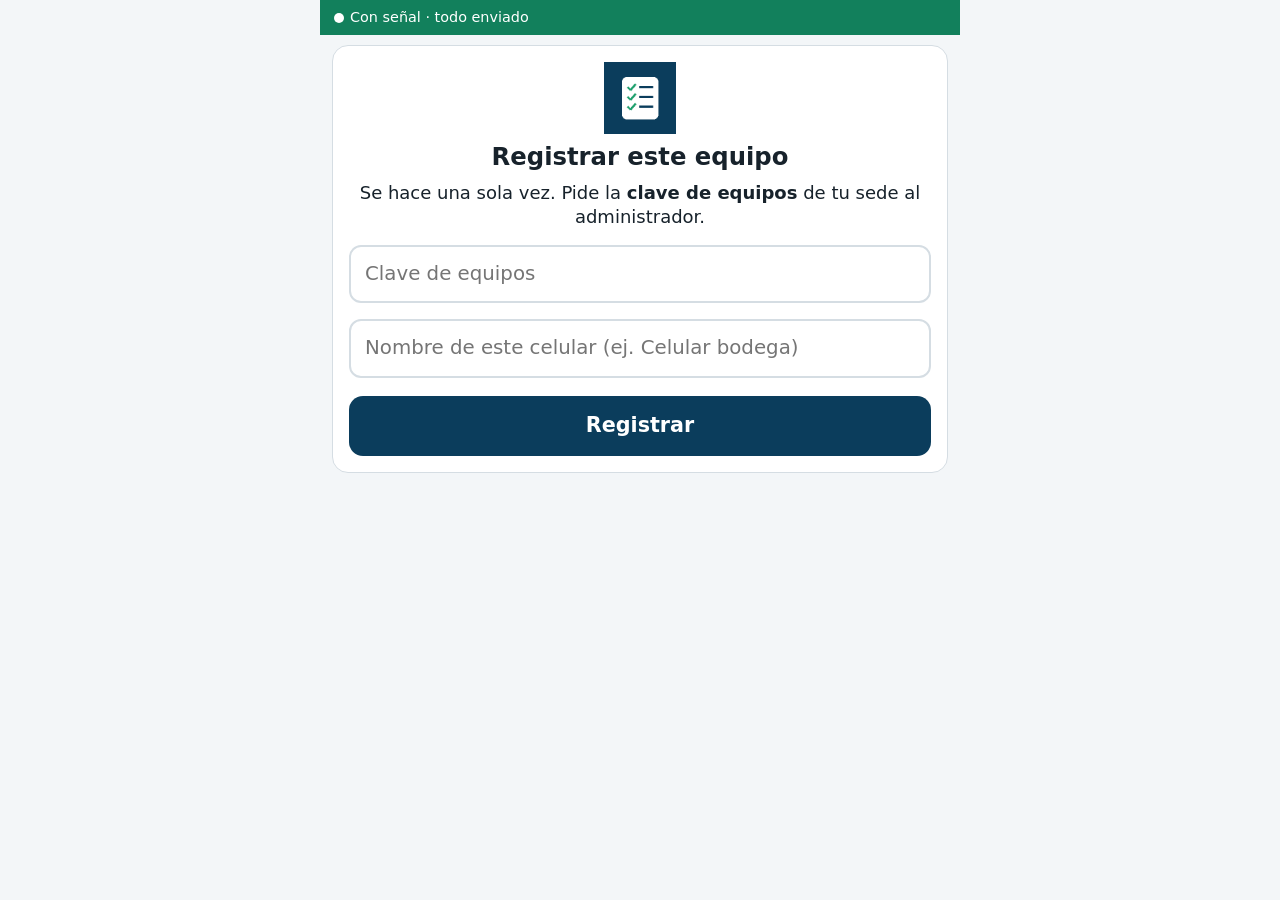
<file: index.html>
<!doctype html>
<html lang="es-CL">
<head>
<meta charset="utf-8">
<meta name="viewport" content="width=device-width, initial-scale=1, viewport-fit=cover">
<meta name="theme-color" content="#0b3d5c">
<title>Checklists de Operaciones</title>
<link rel="manifest" href="manifest.webmanifest">
<link rel="icon" href="icons/icon-192.png">
<link rel="stylesheet" href="app.css">
</head>
<body>
<main id="app"><div class="centro"><div class="rueda"></div></div></main>
<script src="version.js"></script>
<script src="config.js"></script>
<script src="core.js"></script>
<script src="db.js"></script>
<script src="vendor/jspdf.umd.min.js"></script>
<script src="app.js"></script>
</body>
</html>
</file>
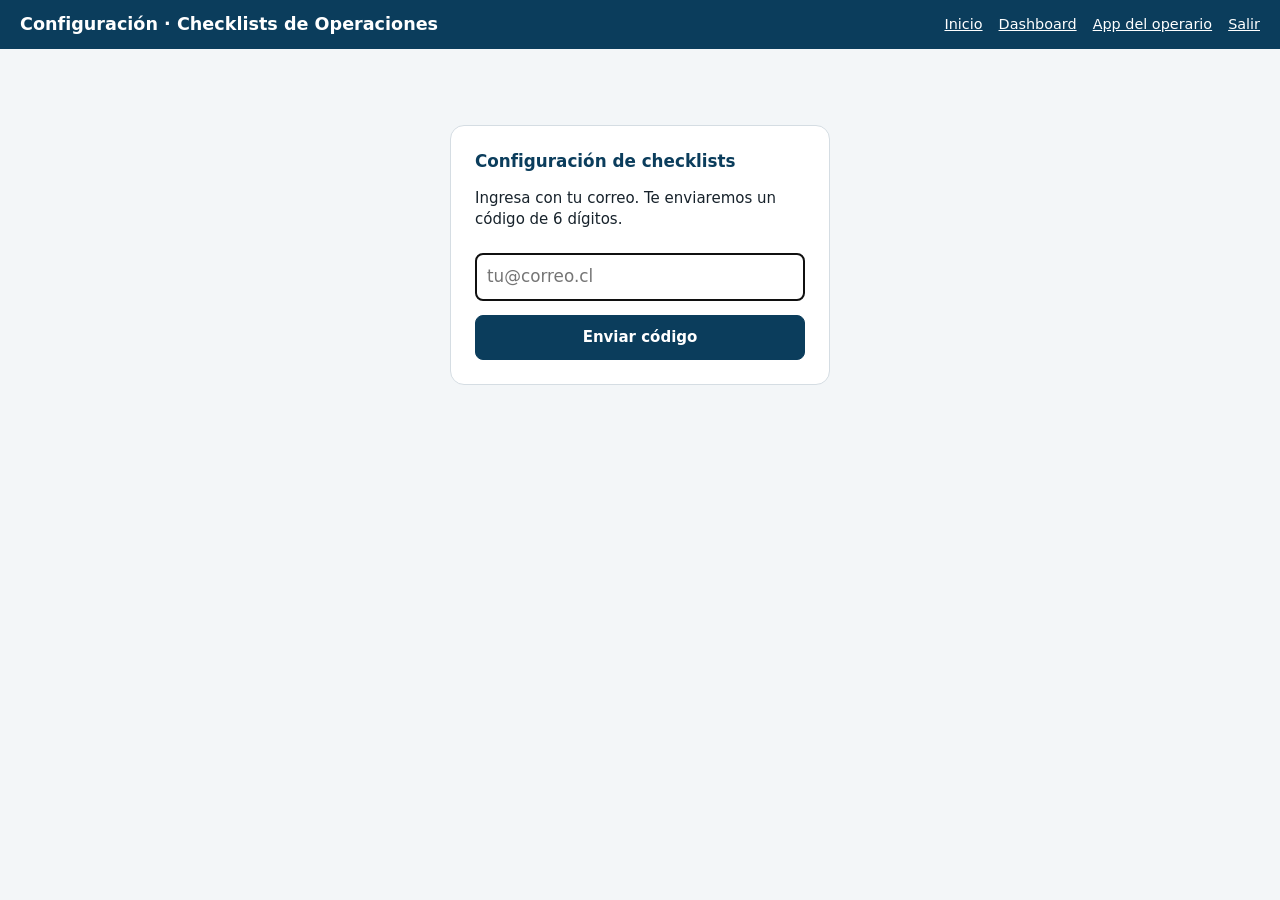
<file: configuracion.html>
<!doctype html>
<html lang="es-CL">
<head>
<meta charset="utf-8">
<meta name="viewport" content="width=device-width, initial-scale=1">
<title>Configuración · Checklists de Operaciones</title>
<link rel="icon" href="icons/icon-192.png">
<link rel="stylesheet" href="panel.css">
</head>
<body>
<header class="app"><h1>Configuración · Checklists de Operaciones</h1><a href="portal.html">Inicio</a><a href="dashboard.html">Dashboard</a><a href="index.html">App del operario</a><a href="#" id="salir">Salir</a></header>
<main></main>
<script src="config.js"></script>
<script src="core.js"></script>
<script src="panel.js"></script>
<script src="configuracion.js"></script>
</body>
</html>
</file>
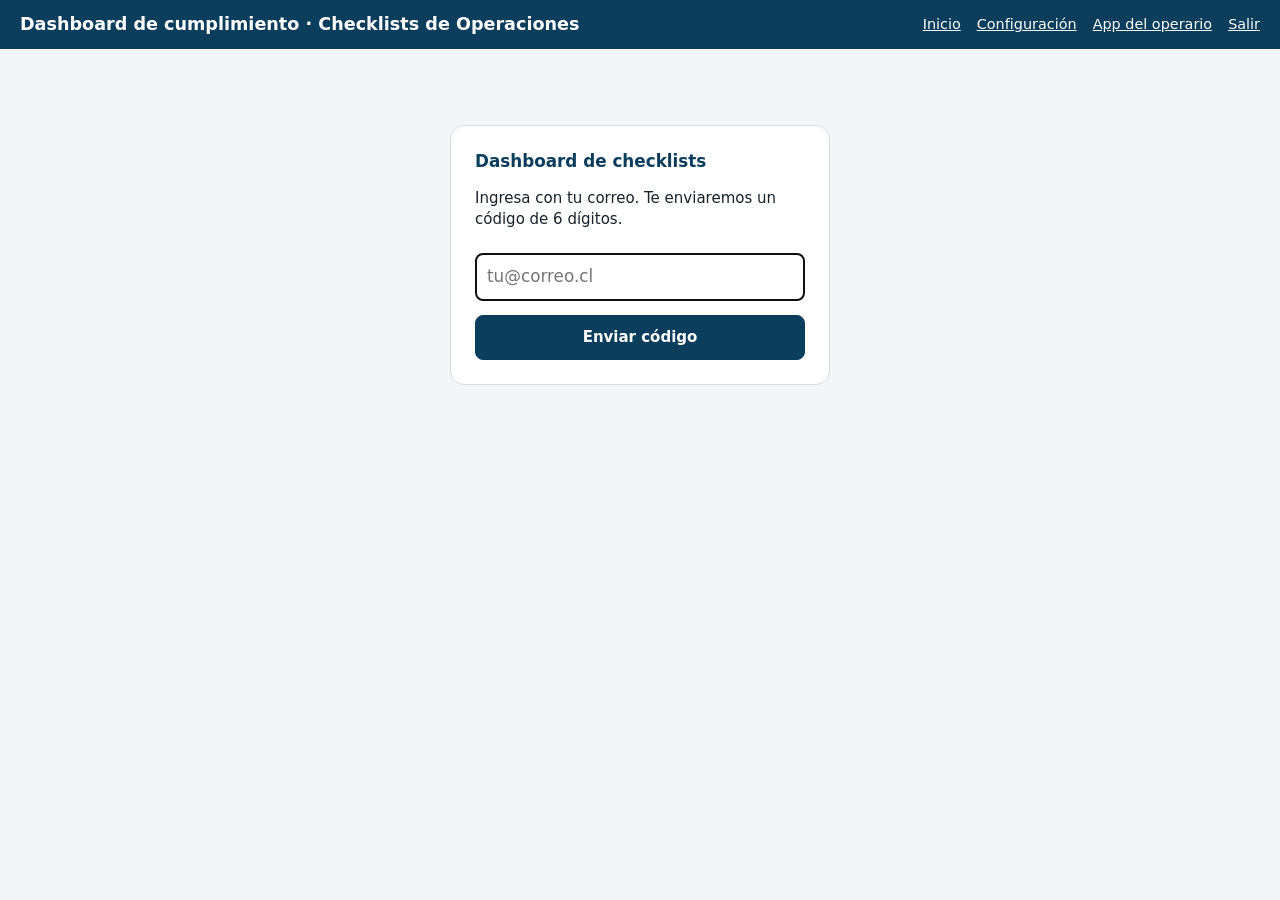
<file: dashboard.html>
<!doctype html>
<html lang="es-CL">
<head>
<meta charset="utf-8">
<meta name="viewport" content="width=device-width, initial-scale=1">
<title>Dashboard de cumplimiento · Checklists de Operaciones</title>
<link rel="icon" href="icons/icon-192.png">
<link rel="stylesheet" href="panel.css">
</head>
<body>
<header class="app"><h1>Dashboard de cumplimiento · Checklists de Operaciones</h1><a href="portal.html">Inicio</a><a href="configuracion.html">Configuración</a><a href="index.html">App del operario</a><a href="#" id="salir">Salir</a></header>
<main></main>
<script src="config.js"></script>
<script src="core.js"></script>
<script src="panel.js"></script>
<script src="dashboard.js"></script>
</body>
</html>
</file>
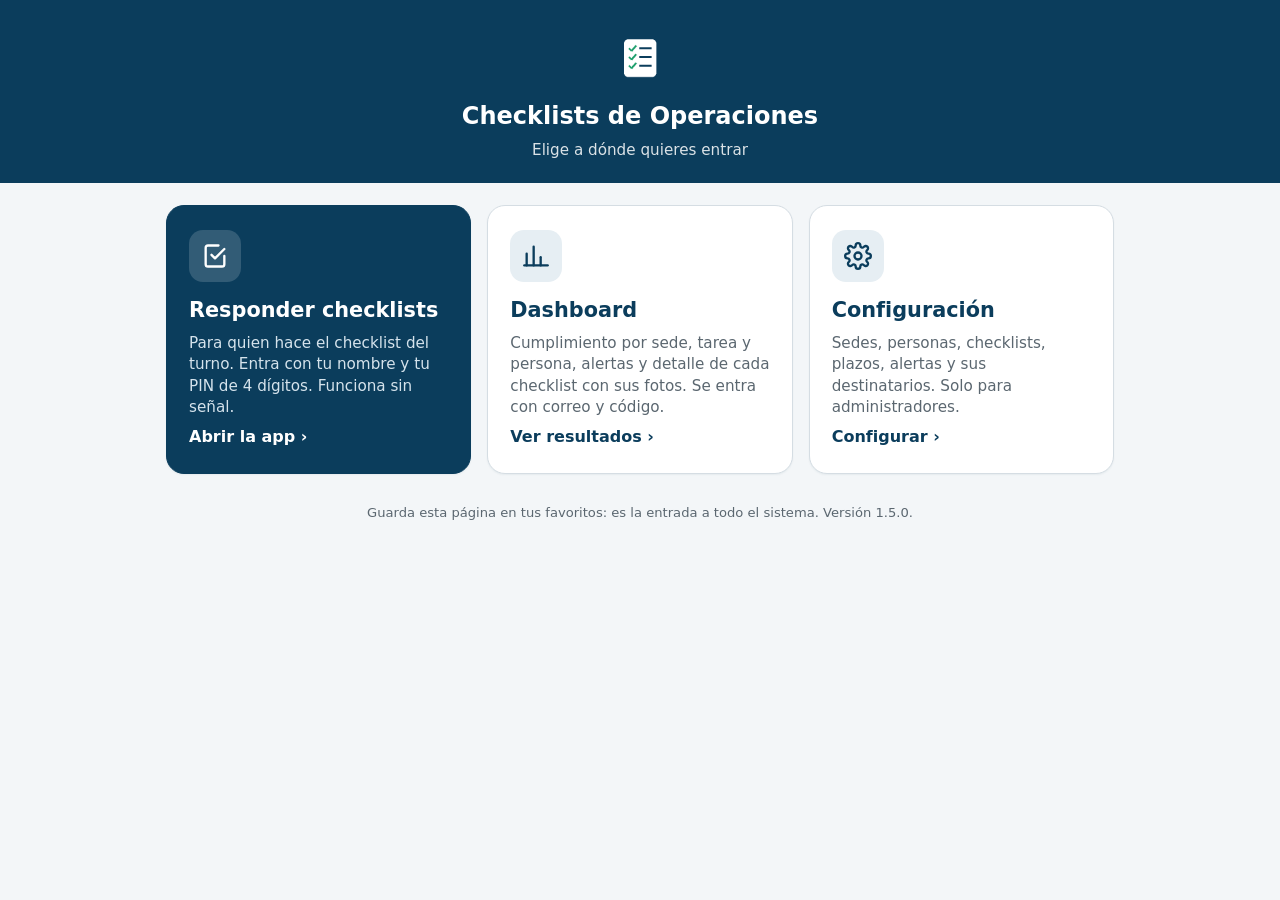
<file: portal.html>
<!doctype html>
<html lang="es-CL">
<head>
<meta charset="utf-8">
<meta name="viewport" content="width=device-width, initial-scale=1">
<meta name="theme-color" content="#0b3d5c">
<title>Checklists de Operaciones</title>
<link rel="icon" href="icons/icon-192.png">
<style>
:root{--azul:#0b3d5c;--azul2:#e6eef3;--verde:#12805c;--gris:#5b6770;--borde:#d5dde3;--fondo:#f3f6f8}
*{box-sizing:border-box}
body{margin:0;font-family:system-ui,-apple-system,"Segoe UI",Roboto,sans-serif;background:var(--fondo);color:#17222b;line-height:1.4}
header{background:var(--azul);color:#fff;padding:26px 20px 22px;text-align:center}
header img{width:64px;height:64px;border-radius:14px;display:block;margin:0 auto 10px}
header h1{margin:0;font-size:1.5rem}
header p{margin:6px 0 0;opacity:.85;font-size:.95rem}
main{max-width:980px;margin:0 auto;padding:22px 16px 30px;display:grid;gap:16px;grid-template-columns:repeat(auto-fit,minmax(260px,1fr))}
a.boton{display:flex;flex-direction:column;gap:8px;background:#fff;border:1px solid var(--borde);border-radius:18px;padding:24px 22px;text-decoration:none;color:inherit;min-height:190px;box-shadow:0 1px 2px rgba(11,61,92,.06)}
a.boton:hover,a.boton:focus-visible{border-color:var(--azul);box-shadow:0 4px 14px rgba(11,61,92,.14);outline:none}
a.boton .ico{width:52px;height:52px;border-radius:14px;background:var(--azul2);color:var(--azul);display:grid;place-items:center}
a.boton .ico svg{width:28px;height:28px}
a.boton h2{margin:6px 0 0;font-size:1.3rem;color:var(--azul)}
a.boton p{margin:0;color:var(--gris);font-size:.95rem;flex:1}
a.boton span{font-weight:700;color:var(--azul)}
a.boton.principal{background:var(--azul);border-color:var(--azul);color:#fff}
a.boton.principal h2,a.boton.principal span{color:#fff}
a.boton.principal p{color:#d5e3ec}
a.boton.principal .ico{background:rgba(255,255,255,.16);color:#fff}
footer{text-align:center;color:var(--gris);font-size:.82rem;padding:0 16px 26px}
</style>
</head>
<body>
<header>
  <img src="icons/icon-192.png" alt="">
  <h1>Checklists de Operaciones</h1>
  <p id="empresa">Elige a dónde quieres entrar</p>
</header>
<main>
  <a class="boton principal" href="index.html">
    <div class="ico"><svg viewBox="0 0 24 24" fill="none" stroke="currentColor" stroke-width="2" stroke-linecap="round" stroke-linejoin="round"><path d="M9 11l3 3 8-8"/><path d="M20 12v7a2 2 0 0 1-2 2H6a2 2 0 0 1-2-2V5a2 2 0 0 1 2-2h9"/></svg></div>
    <h2>Responder checklists</h2>
    <p>Para quien hace el checklist del turno. Entra con tu nombre y tu PIN de 4 dígitos. Funciona sin señal.</p>
    <span>Abrir la app ›</span>
  </a>
  <a class="boton" href="dashboard.html">
    <div class="ico"><svg viewBox="0 0 24 24" fill="none" stroke="currentColor" stroke-width="2" stroke-linecap="round" stroke-linejoin="round"><path d="M4 20V10"/><path d="M10 20V4"/><path d="M16 20v-7"/><path d="M22 20H2"/></svg></div>
    <h2>Dashboard</h2>
    <p>Cumplimiento por sede, tarea y persona, alertas y detalle de cada checklist con sus fotos. Se entra con correo y código.</p>
    <span>Ver resultados ›</span>
  </a>
  <a class="boton" href="configuracion.html">
    <div class="ico"><svg viewBox="0 0 24 24" fill="none" stroke="currentColor" stroke-width="2" stroke-linecap="round" stroke-linejoin="round"><circle cx="12" cy="12" r="3"/><path d="M19.4 15a1.7 1.7 0 0 0 .3 1.9l.1.1a2 2 0 1 1-2.8 2.8l-.1-.1a1.7 1.7 0 0 0-1.9-.3 1.7 1.7 0 0 0-1 1.5V21a2 2 0 1 1-4 0v-.1a1.7 1.7 0 0 0-1-1.5 1.7 1.7 0 0 0-1.9.3l-.1.1a2 2 0 1 1-2.8-2.8l.1-.1a1.7 1.7 0 0 0 .3-1.9 1.7 1.7 0 0 0-1.5-1H3a2 2 0 1 1 0-4h.1a1.7 1.7 0 0 0 1.5-1 1.7 1.7 0 0 0-.3-1.9l-.1-.1a2 2 0 1 1 2.8-2.8l.1.1a1.7 1.7 0 0 0 1.9.3h0a1.7 1.7 0 0 0 1-1.5V3a2 2 0 1 1 4 0v.1a1.7 1.7 0 0 0 1 1.5h0a1.7 1.7 0 0 0 1.9-.3l.1-.1a2 2 0 1 1 2.8 2.8l-.1.1a1.7 1.7 0 0 0-.3 1.9v0a1.7 1.7 0 0 0 1.5 1H21a2 2 0 1 1 0 4h-.1a1.7 1.7 0 0 0-1.5 1z"/></svg></div>
    <h2>Configuración</h2>
    <p>Sedes, personas, checklists, plazos, alertas y sus destinatarios. Solo para administradores.</p>
    <span>Configurar ›</span>
  </a>
</main>
<footer>Guarda esta página en tus favoritos: es la entrada a todo el sistema. <span id="ver"></span></footer>
<script src="version.js"></script>
<script>document.getElementById('ver').textContent = self.APP_VERSION ? 'Versión ' + self.APP_VERSION + '.' : '';</script>
</body>
</html>
</file>
<file: app.css>
:root{--azul:#0b3d5c;--azul2:#e6eef3;--verde:#12805c;--verde2:#e2f4ec;--rojo:#c0392b;--rojo2:#fdecea;--ambar:#b96a00;--ambar2:#fff3dc;--gris:#5b6770;--borde:#d5dde3;--fondo:#f3f6f8}
*{box-sizing:border-box;-webkit-tap-highlight-color:transparent}
html{font-size:18px}
body{margin:0;font-family:system-ui,-apple-system,"Segoe UI",Roboto,sans-serif;background:var(--fondo);color:#17222b;line-height:1.35;padding-bottom:env(safe-area-inset-bottom)}
#app{max-width:640px;margin:0 auto;padding:0 12px 96px}
h1{font-size:1.35rem;margin:0}h2{margin:0}p{margin:.4rem 0}a{color:var(--azul);text-decoration:underline;cursor:pointer}
button{font:inherit;cursor:pointer;border:0;border-radius:14px}
.barra{position:sticky;top:0;z-index:5;margin:0 -12px;padding:8px 14px;font-size:.8rem;color:#fff;background:var(--verde);display:flex;align-items:center;gap:6px;flex-wrap:wrap}
.barra.off{background:#7a4b00}.barra .punto{width:10px;height:10px;border-radius:50%;background:#fff;display:inline-block}
.aviso{background:var(--ambar2);border:1px solid #e9c98a;border-radius:12px;padding:12px 14px;margin:10px 0;font-size:.95rem}
.top{padding:14px 2px 8px}.top p{color:var(--gris);font-size:.9rem}
.top.fijo{position:sticky;top:34px;z-index:4;background:var(--fondo);margin:0 -12px;padding:10px 14px;border-bottom:1px solid var(--borde)}
.volver{font-size:.95rem;text-decoration:none;font-weight:600}
.centro{text-align:center;padding:26px 10px;color:var(--gris)}
.tarjeta{background:#fff;border:1px solid var(--borde);border-radius:16px;padding:16px;margin:10px 0;display:block;width:100%;text-align:left;color:inherit}
.tarjeta.centro{text-align:center;color:inherit}.tarjeta.cerrada{opacity:.7}
.fila{display:flex;justify-content:space-between;align-items:center;gap:8px;font-size:1.1rem}
.chip{font-size:.75rem;font-weight:700;padding:4px 10px;border-radius:99px;white-space:nowrap}
.chip.verde{background:var(--verde2);color:var(--verde)}.chip.gris{background:#e7ebee;color:var(--gris)}.chip.azul{background:var(--azul2);color:var(--azul)}
.progreso{height:10px;background:#dfe6ea;border-radius:99px;margin:10px 0 6px;overflow:hidden}.progreso i{display:block;height:100%;background:var(--verde);border-radius:99px}
small{color:var(--gris);font-size:.82rem}
.campo{width:100%;font:inherit;font-size:1.1rem;padding:14px;border:2px solid var(--borde);border-radius:12px;margin:8px 0}
.btn{display:block;width:100%;background:var(--azul);color:#fff;font-size:1.15rem;font-weight:700;padding:16px;margin-top:10px}
.btn.sec{background:#fff;color:var(--azul);border:2px solid var(--azul)}
.personas{display:grid;grid-template-columns:1fr;gap:10px}
.persona{background:#fff;border:2px solid var(--borde);padding:18px 16px;text-align:left;font-size:1.2rem;display:flex;flex-direction:column;gap:2px}
.pin{text-align:center}.puntos{display:flex;gap:16px;justify-content:center;margin:18px}.puntos i{width:22px;height:22px;border-radius:50%;border:3px solid var(--azul)}.puntos i.on{background:var(--azul)}
.teclado{display:grid;grid-template-columns:repeat(3,1fr);gap:10px;max-width:340px;margin:0 auto}
.teclado button{background:#fff;border:2px solid var(--borde);font-size:1.7rem;font-weight:600;padding:18px 0}.teclado button:active{background:var(--azul2)}
.teclado button[data-k=x]{font-size:.95rem}
.error{color:var(--rojo);font-weight:700}
.seccion{font-size:.85rem;letter-spacing:.06em;text-transform:uppercase;color:var(--azul);margin:22px 4px 6px}
.tarea{background:#fff;border:1px solid var(--borde);border-left:6px solid var(--borde);border-radius:14px;padding:14px;margin:8px 0}
.tarea.ok{border-left-color:var(--verde);background:#fbfdfc}.tarea.atrasada{border-left-color:var(--rojo)}
.tarea .txt{font-size:1.12rem;font-weight:600;margin:0 0 4px}
.crit{font-size:.68rem;font-weight:800;text-transform:uppercase;background:var(--rojo2);color:var(--rojo);padding:2px 7px;border-radius:6px;vertical-align:middle}
.meta{display:block;margin-bottom:10px}.tarea.atrasada .meta{color:var(--rojo);font-weight:600}
.botones{display:flex;gap:10px}
.botones button,.numero button,.texto button{flex:1;min-height:64px;font-size:1.25rem;font-weight:800;color:#fff}
.b-si{background:var(--verde)}.b-no{background:var(--rojo)}.b-reg{background:var(--ambar)}.b-sec{background:#fff;color:var(--azul)!important;border:2px solid var(--azul)}
button:active{filter:brightness(.9)}
.numero{display:flex;gap:8px;align-items:center}
.numero input{flex:2;min-width:0;font:inherit;font-size:1.7rem;font-weight:700;text-align:center;padding:12px 6px;border:2px solid var(--borde);border-radius:12px;height:64px}
.numero span{font-weight:700;color:var(--gris)}.numero .signo{flex:0 0 56px;background:#fff;color:var(--azul);border:2px solid var(--borde);font-size:1.5rem}
.numero .b-si{flex:1.4;font-size:1.05rem}
.texto{display:flex;gap:8px;align-items:stretch}textarea{flex:2;font:inherit;padding:10px;border:2px solid var(--borde);border-radius:12px;width:100%}
.texto button{flex:0 0 110px;font-size:1.05rem}
.extra{display:flex;justify-content:space-between;margin-top:10px;font-size:.88rem}
.alerta{background:var(--ambar2);border-radius:12px;padding:12px;margin-top:6px}.alerta .botones{margin-top:8px}.alerta .botones button{min-height:56px;font-size:1.05rem}
.hecha{display:flex;align-items:center;gap:10px;flex-wrap:wrap}
.valor{font-weight:800;padding:5px 12px;border-radius:10px;background:var(--verde2);color:var(--verde)}
.valor.v-M,.valor.v-NO{background:var(--rojo2);color:var(--rojo)}.valor.v-R{background:var(--ambar2);color:var(--ambar)}
.obs{display:block;margin-top:6px}
.cierre{margin:26px 0}.pie{text-align:center;margin-top:22px}
.snack{position:fixed;left:12px;right:12px;bottom:calc(14px + env(safe-area-inset-bottom));max-width:616px;margin:0 auto;background:#17222b;color:#fff;border-radius:14px;padding:10px 12px 10px 16px;display:flex;justify-content:space-between;align-items:center;z-index:9}
.snack[hidden]{display:none}.snack button{background:#fff;color:#17222b;font-weight:800;padding:10px 16px}
.rueda{width:44px;height:44px;border:5px solid var(--azul2);border-top-color:var(--azul);border-radius:50%;margin:20px auto;animation:g 1s linear infinite}@keyframes g{to{transform:rotate(360deg)}}
.camara{position:fixed;inset:0;background:#000;z-index:20;display:flex;flex-direction:column}
.camara video{flex:1;min-height:0;width:100%;object-fit:contain}
.cam-txt{position:absolute;top:0;left:0;right:0;padding:14px;color:#fff;background:rgba(0,0,0,.55);font-weight:600}
.cam-bot{display:grid;grid-template-columns:1fr auto 1fr;align-items:center;padding:16px 16px calc(22px + env(safe-area-inset-bottom));background:#000}
.cam-x{background:none;color:#fff;font-size:1rem;justify-self:start;padding:12px}
.cam-ok{width:78px;height:78px;border-radius:50%;background:#fff;border:6px solid #9fb3bf}
@media (min-width:520px){.personas{grid-template-columns:1fr 1fr}}

.vencido{color:#be1e1e}
.alerta.fotos{background:var(--azul2)}.alerta.fotos p{margin:.2rem 0}
.minis{display:flex;flex-wrap:wrap;gap:8px;margin:8px 0}
.minis .mini{position:relative;width:76px;text-align:center}.minis img{width:76px;height:76px;object-fit:cover;border-radius:10px;border:1px solid var(--borde);display:block}
.minis button{position:absolute;right:-6px;top:-6px;width:28px;height:28px;border-radius:50%;border:0;background:var(--rojo);color:#fff;font-size:.9rem;font-weight:800;line-height:1;padding:0}
.minis small{font-size:.72rem}.cuenta{font-size:.95rem}
.botones button:disabled{opacity:.45}

/* 1.4: envío único y correcciones */
.alerta.corr{background:var(--azul2)}.alerta.corr p{margin:.25rem 0}
.minis .sinmini{display:grid;place-items:center;width:76px;height:76px;border-radius:10px;border:1px dashed var(--borde);font-style:normal;color:var(--gris);font-size:.9rem}
.extra a+a{margin-left:18px}
.envio .progreso{margin:14px 0}.envio h1{margin:.4rem 0}
</file>
<file: panel.css>
:root{--azul:#0b3d5c;--azul2:#e6eef3;--verde:#12805c;--verde2:#e2f4ec;--rojo:#c0392b;--rojo2:#fdecea;--ambar:#b96a00;--ambar2:#fff3dc;--gris:#5b6770;--borde:#d5dde3;--fondo:#f3f6f8}
*{box-sizing:border-box}body{margin:0;font:15px/1.4 system-ui,-apple-system,"Segoe UI",Roboto,sans-serif;background:var(--fondo);color:#17222b}
header.app{background:var(--azul);color:#fff;padding:12px 20px;display:flex;gap:16px;align-items:center;flex-wrap:wrap}
header.app h1{font-size:1.1rem;margin:0;flex:1}header.app a{color:#fff;font-size:.9rem}
main{max-width:1240px;margin:0 auto;padding:16px}
h2{font-size:1.05rem;margin:22px 0 8px;color:var(--azul)}
button,.btn{font:inherit;cursor:pointer;border:1px solid var(--azul);background:var(--azul);color:#fff;border-radius:8px;padding:8px 14px;font-weight:600}
button.sec{background:#fff;color:var(--azul)}button.mini{padding:3px 9px;font-size:.85rem}button.rojo{background:#fff;color:var(--rojo);border-color:var(--rojo)}
button:disabled{opacity:.5;cursor:default}
input,select,textarea{font:inherit;padding:7px 8px;border:1px solid var(--borde);border-radius:7px;background:#fff;max-width:100%}
.login{max-width:380px;margin:60px auto;background:#fff;border:1px solid var(--borde);border-radius:14px;padding:24px}
.login input{width:100%;margin:8px 0;font-size:1.05rem;padding:11px}.login button{width:100%;padding:11px;margin-top:6px}
.filtros{display:flex;gap:8px;flex-wrap:wrap;align-items:center;margin-bottom:12px}
.kpis{display:grid;grid-template-columns:repeat(auto-fit,minmax(170px,1fr));gap:12px}
.kpi{background:#fff;border:1px solid var(--borde);border-radius:12px;padding:14px}.kpi b{display:block;font-size:1.9rem;line-height:1.1}.kpi span{color:var(--gris);font-size:.85rem}
.caja{background:#fff;border:1px solid var(--borde);border-radius:12px;padding:14px;margin-top:12px;overflow-x:auto}
table{border-collapse:collapse;width:100%;font-size:.9rem}th,td{padding:7px 9px;border-bottom:1px solid #e8edf0;text-align:left;vertical-align:top}
th{font-size:.78rem;text-transform:uppercase;letter-spacing:.04em;color:var(--gris);white-space:nowrap;background:#fafcfd;position:sticky;top:0}
td.n,th.n{text-align:right;font-variant-numeric:tabular-nums;white-space:nowrap}tr.clic{cursor:pointer}tr.clic:hover{background:var(--azul2)}
.tabs{display:flex;gap:6px;flex-wrap:wrap;margin:14px 0 0}.tabs button{background:#fff;color:var(--azul)}.tabs button.on{background:var(--azul);color:#fff}
.chip{display:inline-block;font-size:.75rem;font-weight:700;padding:2px 9px;border-radius:99px;white-space:nowrap}
.c-ok{background:var(--verde2);color:var(--verde)}.c-mal{background:var(--rojo2);color:var(--rojo)}.c-med{background:var(--ambar2);color:var(--ambar)}.c-gris{background:#e7ebee;color:var(--gris)}
.barra-pct{display:inline-block;width:70px;height:8px;background:#e3e9ed;border-radius:9px;vertical-align:middle;margin-right:6px;overflow:hidden}.barra-pct i{display:block;height:100%;background:var(--verde)}
.aviso{background:var(--ambar2);border:1px solid #e9c98a;border-radius:10px;padding:10px 12px;margin:10px 0}.aviso.ok{background:var(--verde2);border-color:#a9dcc5}.aviso.mal{background:var(--rojo2);border-color:#f1b5ae}
.modal{position:fixed;inset:0;background:rgba(0,0,0,.6);display:flex;align-items:center;justify-content:center;z-index:9;padding:16px}.modal>div{background:#fff;border-radius:12px;padding:14px;max-width:min(960px,100%);max-height:92vh;overflow:auto}
.modal img{max-width:100%;max-height:78vh;display:block}
.ed td{padding:3px 4px}.ed input,.ed select{width:100%;min-width:70px;padding:5px 6px}.ed input.ancho{min-width:260px}.ed input.corto{min-width:56px;width:64px}
.ayuda{color:var(--gris);font-size:.88rem;margin:4px 0 10px}.fijo-abajo{position:sticky;bottom:0;background:var(--fondo);padding:10px 0;display:flex;gap:10px;align-items:center;border-top:1px solid var(--borde);margin-top:14px;z-index:3}
.form{display:grid;grid-template-columns:repeat(auto-fit,minmax(180px,1fr));gap:10px}.form label{display:flex;flex-direction:column;font-size:.8rem;color:var(--gris);gap:3px}
svg text{font:11px system-ui,sans-serif;fill:#5b6770}
.ed input.medio{min-width:150px}
/* ---- Configuración: barra fija, tablas con encabezados y columnas fijas, panel "Editar" ---- */
main.cfg{max-width:none;padding-bottom:10px}.caja.cfg{padding-bottom:10px}
.barra-fija{position:sticky;top:0;z-index:8;background:var(--fondo);padding:8px 0;border-bottom:1px solid var(--borde);box-shadow:0 7px 8px -8px rgba(0,0,0,.4)}
.barra-fija .tabs{margin:0}.barra-acc{display:flex;gap:10px;align-items:center;flex-wrap:wrap;margin-top:8px}
.sel-pl{display:flex;align-items:center;gap:6px;font-size:.85rem;color:var(--gris);font-weight:600}.sel-pl select{max-width:440px}
.estado-g{margin-left:auto;font-size:.85rem;color:var(--gris)}.estado-g.pend{color:var(--ambar);font-weight:700}
.caja.cfg{overflow:visible}
.tabla-marco{position:relative}
.tabla-marco::after{content:'';position:absolute;top:1px;bottom:1px;right:1px;width:30px;pointer-events:none;opacity:0;transition:opacity .15s;z-index:7;background:linear-gradient(to right,rgba(11,61,92,0),rgba(11,61,92,.28));border-radius:0 8px 8px 0}
.tabla-marco.mas-der::after{opacity:1}
.tabla-wrap{overflow:auto;max-height:calc(100vh - 150px);border:1px solid var(--borde);border-radius:8px}
.tabla-wrap table{border-collapse:separate;border-spacing:0}
.tabla-wrap th{position:sticky;top:0;z-index:4;background:#eef3f6;box-shadow:inset 0 -1px 0 var(--borde)}
.tabla-wrap tr.grupos th{top:0;padding:5px 9px;background:var(--azul);color:#fff;border-right:2px solid #fff;box-shadow:none}
.tabla-wrap tr.grupos th.g-alerta{background:#8a5a00}.tabla-wrap tr.grupos th.g-cuando{background:#12634b}.tabla-wrap tr.grupos th.g-estado{background:#5b6770}
.tabla-wrap tr.grupos .gt{position:sticky;left:calc(var(--wf,430px) + 10px);display:inline-block}
.tabla-wrap .ed.con-orden tr.cols th{top:var(--h0,27px)}
.tabla-marco.mas-arr thead tr:last-child th{box-shadow:inset 0 -1px 0 var(--borde),0 5px 6px -3px rgba(0,0,0,.35)}
.ed .f0{position:sticky;left:0;z-index:2;background:#fff}.ed .f1{position:sticky;left:var(--w0,150px);z-index:2;background:#fff}
.ed th.f0,.ed th.f1{z-index:6;background:#eef3f6}.tabla-wrap tr.grupos th.f0{background:var(--azul)}
.tabla-marco.mas-izq .ed:not(.con-orden) td.f0,.tabla-marco.mas-izq .ed td.f1{box-shadow:6px 0 7px -4px rgba(0,0,0,.4)}
.tabla-marco.mas-izq .ed:not(.con-orden) th.f0,.tabla-marco.mas-izq .ed tr.cols th.f1{box-shadow:inset 0 -1px 0 var(--borde),6px 0 7px -4px rgba(0,0,0,.4)}
.ed td{vertical-align:top}.ed tr.editando td{background:#fff6dd}
.ed.con-orden select{width:auto;min-width:0;max-width:200px}.ed.con-orden input.corto{min-width:0;width:58px}.ed.con-orden input[type=time]{width:106px;min-width:0}
.ed textarea{font:inherit;line-height:1.25;padding:4px 6px;border:1px solid var(--borde);border-radius:7px;width:290px;min-width:220px;resize:vertical;display:block}
.ed .orden{display:flex;gap:3px;align-items:center;white-space:nowrap}.ed .orden b{min-width:20px;text-align:right;color:var(--gris);margin-right:2px}
.nada{color:#b3bdc4;display:block;text-align:center;padding-top:5px}
.rango{display:flex;gap:5px;align-items:center;white-space:nowrap}.ed .rango input.corto,.pf .rango input.corto{width:60px;min-width:0}
.aviso-celda{color:var(--rojo);font-size:.78rem;font-weight:600;max-width:220px;white-space:normal;margin-top:3px}
.ver-cols{display:flex;gap:14px;flex-wrap:wrap;align-items:center;font-size:.88rem;margin:10px 0 8px}.ver-cols label{display:flex;gap:5px;align-items:center;cursor:pointer}
.datos-pl{border:1px solid var(--borde);border-radius:8px;padding:8px 12px;margin-bottom:6px}.datos-pl summary{cursor:pointer;font-weight:700;color:var(--azul)}.datos-pl .form{margin-top:10px}
main.cfg.con-panel{padding-right:486px}
.panel-ed{position:fixed;top:0;right:0;bottom:0;width:min(470px,100%);background:#fff;z-index:20;box-shadow:-8px 0 24px rgba(0,0,0,.28);overflow:auto;padding:0 16px 24px}
.panel-cab{position:sticky;top:0;background:#fff;display:flex;justify-content:space-between;align-items:center;gap:8px;padding:12px 0;border-bottom:1px solid var(--borde);z-index:1}
.panel-ed h3{font-size:.8rem;text-transform:uppercase;letter-spacing:.05em;color:var(--azul);margin:16px 0 6px}
.pf{display:grid;grid-template-columns:1fr 1fr;gap:10px}.pf label{display:flex;flex-direction:column;gap:3px;font-size:.8rem;color:var(--gris)}.pf label.todo{grid-column:1/-1}
.pf input,.pf select,.pf textarea{width:100%;font:inherit;font-size:.95rem;color:#17222b}.pf textarea{padding:7px 8px;border:1px solid var(--borde);border-radius:7px}
.pf .rango{flex-wrap:wrap;white-space:normal}.pf .rango input.corto{width:84px}.pf .nada{text-align:left}
@media(max-width:720px){main.cfg.con-panel{padding-right:16px}.panel-ed{width:100%}.pf{grid-template-columns:1fr}.barra-fija{position:static}.tabla-wrap{max-height:none}}
</file>
